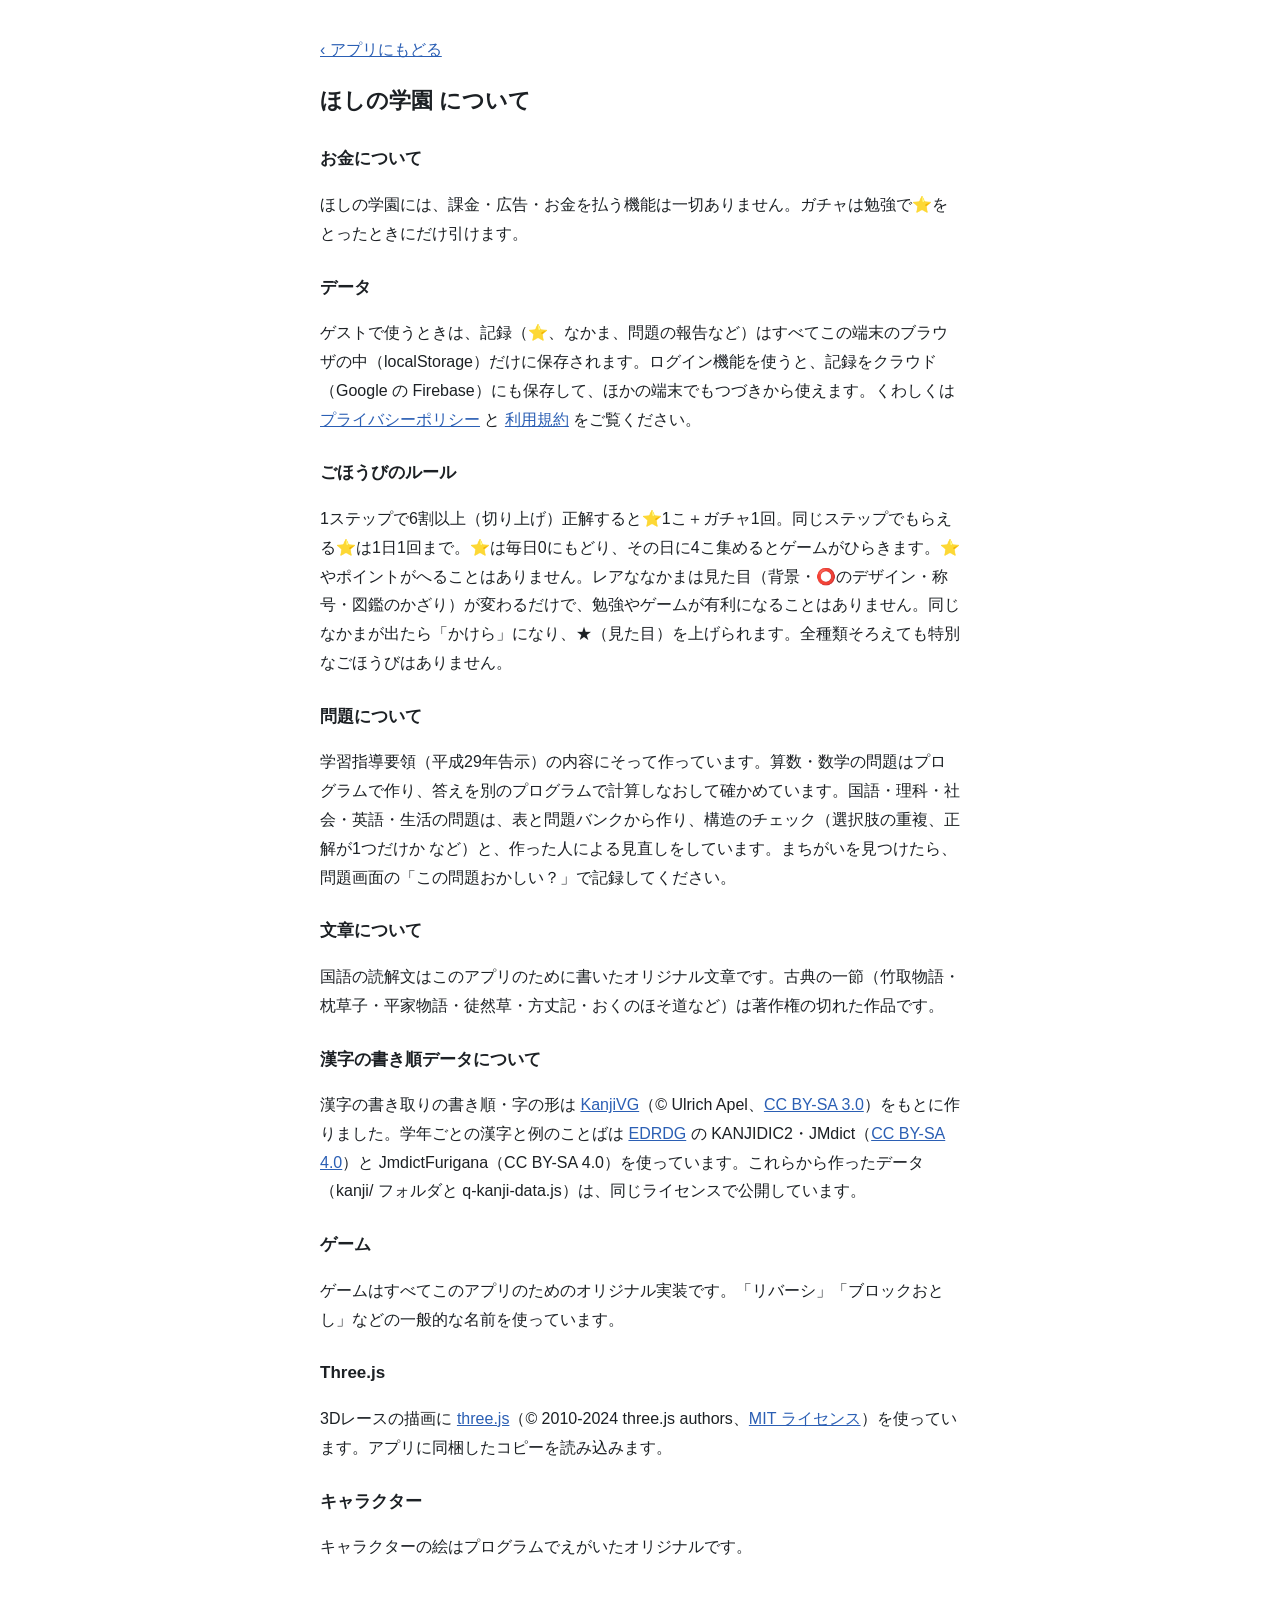
<file: legal.html>
<!doctype html><html lang="ja"><head><meta charset="utf-8"><meta name="viewport" content="width=device-width, initial-scale=1"><title>ほしの学園 について</title><meta property="og:site_name" content="ほしの学園"><meta property="og:title" content="ほしの学園 について｜ほしの学園"><meta property="og:image" content="https://huishilichuan-bot.github.io/hoshi-gakuen/icons/og.png"><meta name="apple-mobile-web-app-title" content="ほしの学園">
<style>body{font-family:-apple-system,"Hiragino Sans","Noto Sans JP",sans-serif;max-width:640px;margin:0 auto;padding:20px;line-height:1.8;color:#1c2024}h1{font-size:22px}h2{font-size:17px;margin-top:24px}a{color:#2b5fb4}</style></head><body>
<p><a href="./">‹ アプリにもどる</a></p>
<h1>ほしの学園 について</h1>
<h2>お金について</h2><p>ほしの学園には、課金・広告・お金を払う機能は一切ありません。ガチャは勉強で⭐をとったときにだけ引けます。</p>
<h2>データ</h2><p>ゲストで使うときは、記録（⭐、なかま、問題の報告など）はすべてこの端末のブラウザの中（localStorage）だけに保存されます。ログイン機能を使うと、記録をクラウド（Google の Firebase）にも保存して、ほかの端末でもつづきから使えます。くわしくは <a href="./privacy.html">プライバシーポリシー</a> と <a href="./terms.html">利用規約</a> をご覧ください。</p>
<h2>ごほうびのルール</h2><p>1ステップで6割以上（切り上げ）正解すると⭐1こ＋ガチャ1回。同じステップでもらえる⭐は1日1回まで。⭐は毎日0にもどり、その日に4こ集めるとゲームがひらきます。⭐やポイントがへることはありません。レアななかまは見た目（背景・⭕のデザイン・称号・図鑑のかざり）が変わるだけで、勉強やゲームが有利になることはありません。同じなかまが出たら「かけら」になり、★（見た目）を上げられます。全種類そろえても特別なごほうびはありません。</p>
<h2>問題について</h2><p>学習指導要領（平成29年告示）の内容にそって作っています。算数・数学の問題はプログラムで作り、答えを別のプログラムで計算しなおして確かめています。国語・理科・社会・英語・生活の問題は、表と問題バンクから作り、構造のチェック（選択肢の重複、正解が1つだけか など）と、作った人による見直しをしています。まちがいを見つけたら、問題画面の「この問題おかしい？」で記録してください。</p>
<h2>文章について</h2><p>国語の読解文はこのアプリのために書いたオリジナル文章です。古典の一節（竹取物語・枕草子・平家物語・徒然草・方丈記・おくのほそ道など）は著作権の切れた作品です。</p>
<h2>漢字の書き順データについて</h2><p>漢字の書き取りの書き順・字の形は <a href="https://kanjivg.tagaini.net/" rel="noopener">KanjiVG</a>（© Ulrich Apel、<a href="https://creativecommons.org/licenses/by-sa/3.0/" rel="noopener">CC BY-SA 3.0</a>）をもとに作りました。学年ごとの漢字と例のことばは <a href="https://www.edrdg.org/" rel="noopener">EDRDG</a> の KANJIDIC2・JMdict（<a href="https://creativecommons.org/licenses/by-sa/4.0/" rel="noopener">CC BY-SA 4.0</a>）と JmdictFurigana（CC BY-SA 4.0）を使っています。これらから作ったデータ（kanji/ フォルダと q-kanji-data.js）は、同じライセンスで公開しています。</p>
<h2>ゲーム</h2><p>ゲームはすべてこのアプリのためのオリジナル実装です。「リバーシ」「ブロックおとし」などの一般的な名前を使っています。</p>
<h2>Three.js</h2><p>3Dレースの描画に <a href="https://threejs.org/" rel="noopener">three.js</a>（© 2010-2024 three.js authors、<a href="./vendor/THREE-LICENSE.txt">MIT ライセンス</a>）を使っています。アプリに同梱したコピーを読み込みます。</p>
<h2>キャラクター</h2><p>キャラクターの絵はプログラムでえがいたオリジナルです。</p>
</body></html>
</file>
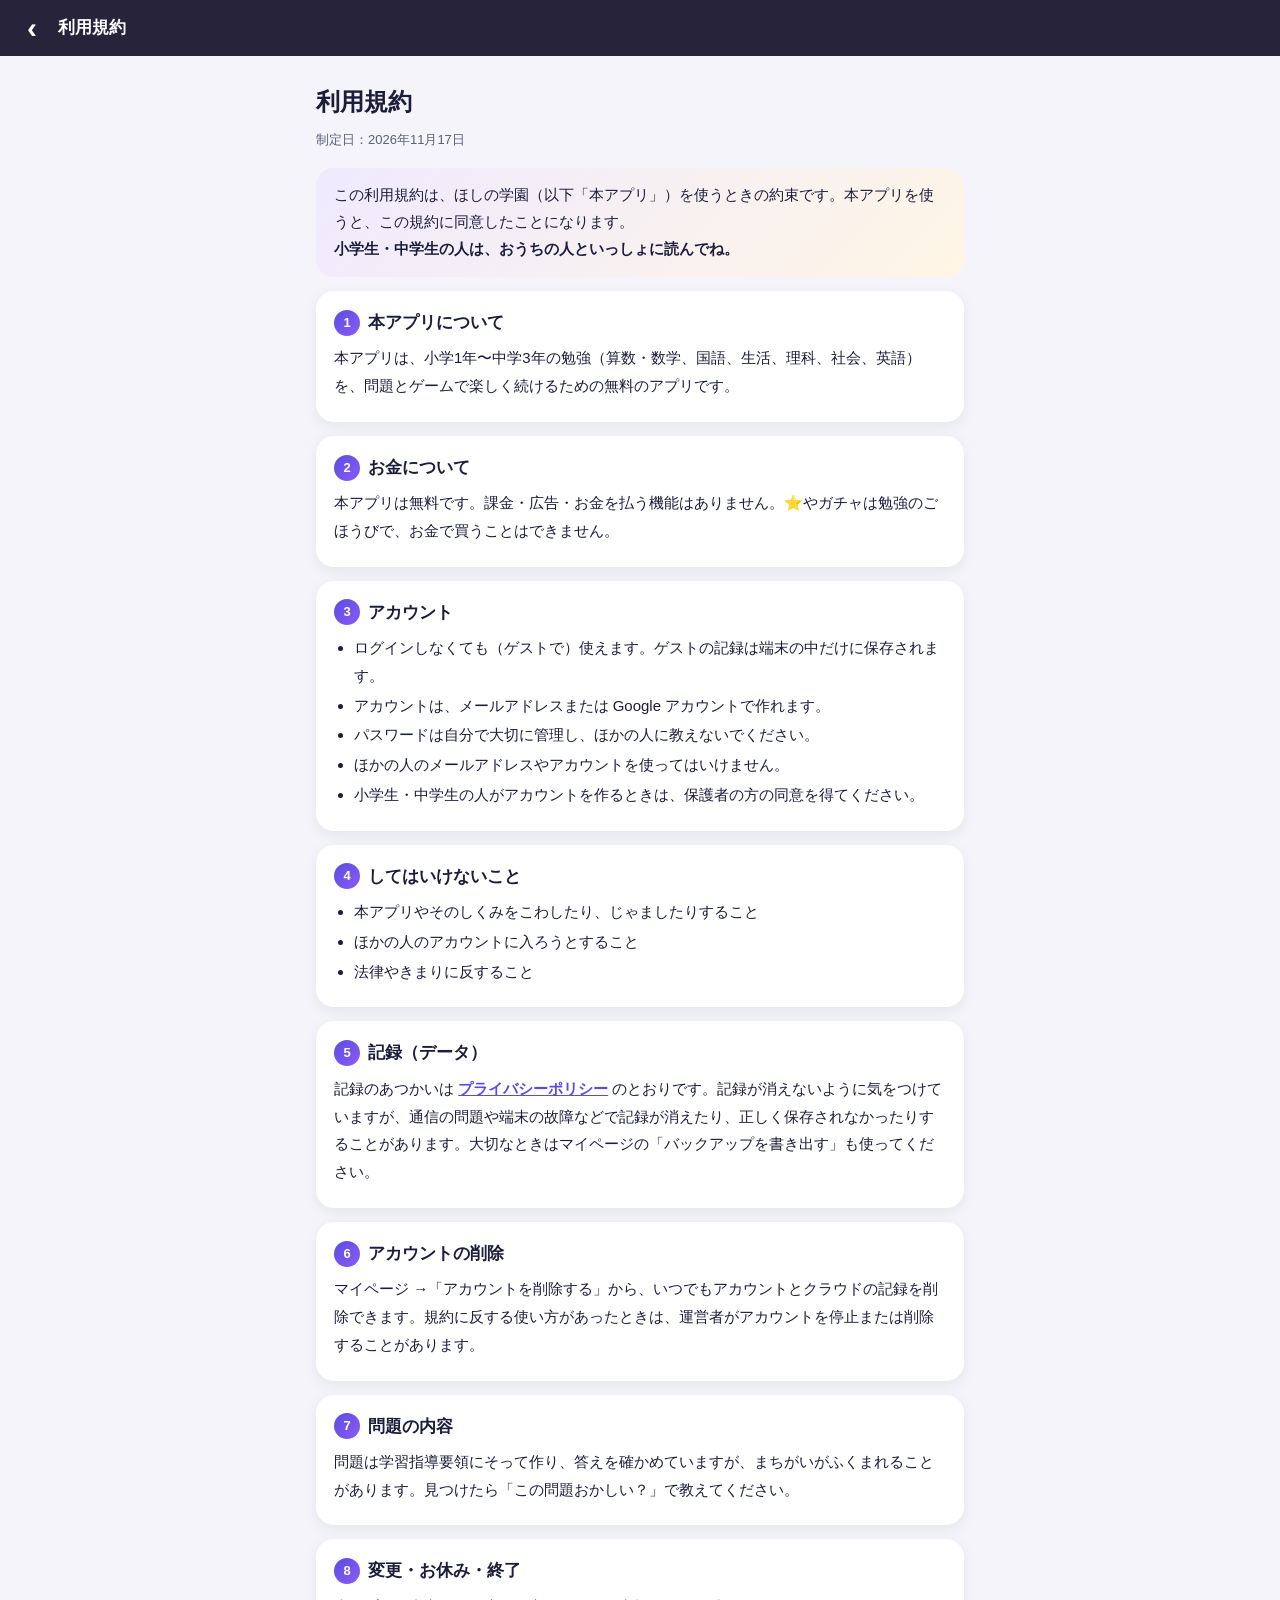
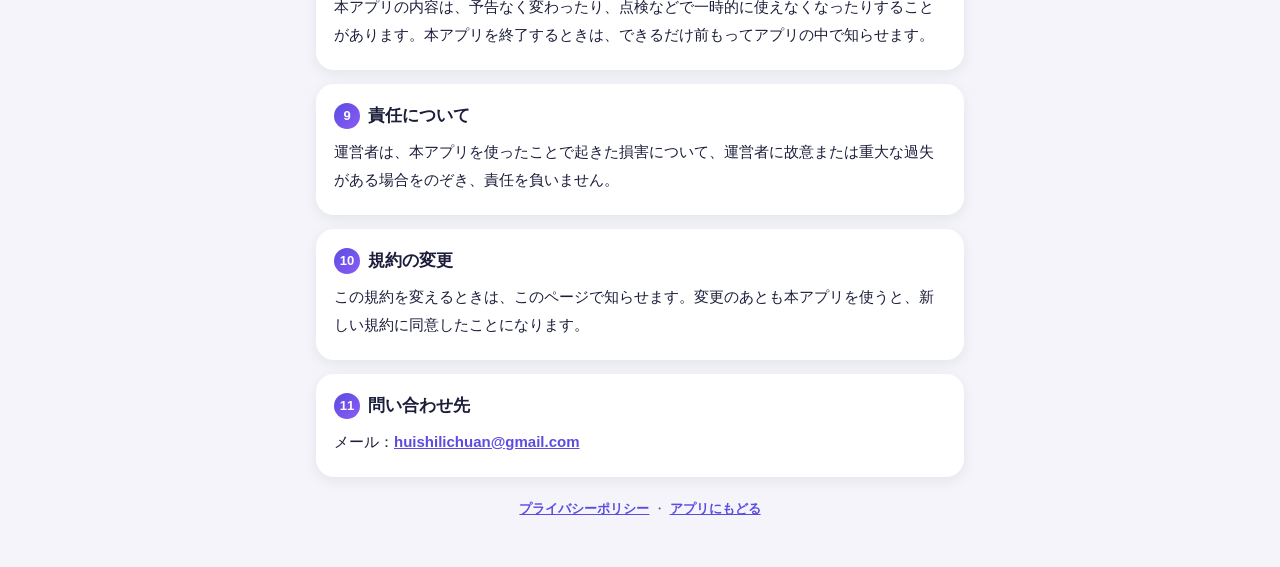
<file: terms.html>
<!doctype html><html lang="ja"><head><meta charset="utf-8"><meta name="viewport" content="width=device-width, initial-scale=1, viewport-fit=cover"><meta name="theme-color" content="#14112b"><meta name="apple-mobile-web-app-capable" content="yes"><meta name="format-detection" content="telephone=no"><link rel="icon" href="./icons/icon-192.png"><title>利用規約 | ほしの学園</title><meta property="og:site_name" content="ほしの学園"><meta property="og:title" content="利用規約｜ほしの学園"><meta property="og:image" content="https://huishilichuan-bot.github.io/hoshi-gakuen/icons/og.png"><meta name="apple-mobile-web-app-title" content="ほしの学園">
<style>
:root{--brand:#5b4ce0;--ink:#1b1d3a;--muted:#5c5f7a}
*{box-sizing:border-box}html{-webkit-text-size-adjust:100%}
body{margin:0;font-family:-apple-system,BlinkMacSystemFont,"Hiragino Sans","Noto Sans JP",sans-serif;background:#f4f4fa;color:var(--ink);line-height:1.85;font-size:15px}
.bar{position:sticky;top:0;z-index:2;display:flex;align-items:center;gap:6px;padding:calc(env(safe-area-inset-top) + 8px) 12px 8px;background:rgba(20,17,43,.92);-webkit-backdrop-filter:blur(12px);backdrop-filter:blur(12px);color:#fff}
.bar a{color:#fff;text-decoration:none;font-size:30px;line-height:1;width:40px;height:40px;display:grid;place-items:center}
.bar b{font-size:17px}
main{max-width:680px;margin:0 auto;padding:18px 16px calc(env(safe-area-inset-bottom) + 40px)}
h1{font-size:24px;margin:6px 0 4px}.date{color:var(--muted);font-size:13px;margin:0 0 16px}
.card{background:#fff;border-radius:18px;box-shadow:0 4px 14px rgba(30,30,60,.07);padding:16px 18px;margin:0 0 14px}
h2{font-size:17px;margin:0 0 6px;display:flex;align-items:center;gap:8px}h2 .n{flex:none;width:26px;height:26px;border-radius:50%;background:linear-gradient(135deg,#5b4ce0,#8b5cf6);color:#fff;font-size:13px;display:grid;place-items:center}
ul{padding-left:1.3em;margin:6px 0}li{margin:2px 0}p{margin:6px 0}
.lead{background:linear-gradient(135deg,#efeaff,#fff6e5);border-radius:18px;padding:14px 18px;margin-bottom:14px;font-size:14.5px}
a{color:var(--brand);font-weight:700}.foot{text-align:center;color:var(--muted);font-size:13px;margin-top:20px}
</style></head><body><div class="bar"><a href="./" aria-label="アプリにもどる">‹</a><b>利用規約</b></div><main>
<h1>利用規約</h1><p class="date">制定日：2026年11月17日</p>
<div class="lead">この利用規約は、ほしの学園（以下「本アプリ」）を使うときの約束です。本アプリを使うと、この規約に同意したことになります。<br><b>小学生・中学生の人は、おうちの人といっしょに読んでね。</b></div>
<section class="card"><h2><span class="n">1</span>本アプリについて</h2><p>本アプリは、小学1年〜中学3年の勉強（算数・数学、国語、生活、理科、社会、英語）を、問題とゲームで楽しく続けるための無料のアプリです。</p></section>
<section class="card"><h2><span class="n">2</span>お金について</h2><p>本アプリは無料です。課金・広告・お金を払う機能はありません。⭐やガチャは勉強のごほうびで、お金で買うことはできません。</p></section>
<section class="card"><h2><span class="n">3</span>アカウント</h2><ul><li>ログインしなくても（ゲストで）使えます。ゲストの記録は端末の中だけに保存されます。</li><li>アカウントは、メールアドレスまたは Google アカウントで作れます。</li><li>パスワードは自分で大切に管理し、ほかの人に教えないでください。</li><li>ほかの人のメールアドレスやアカウントを使ってはいけません。</li><li>小学生・中学生の人がアカウントを作るときは、保護者の方の同意を得てください。</li></ul></section>
<section class="card"><h2><span class="n">4</span>してはいけないこと</h2><ul><li>本アプリやそのしくみをこわしたり、じゃましたりすること</li><li>ほかの人のアカウントに入ろうとすること</li><li>法律やきまりに反すること</li></ul></section>
<section class="card"><h2><span class="n">5</span>記録（データ）</h2><p>記録のあつかいは <a href="./privacy.html">プライバシーポリシー</a> のとおりです。記録が消えないように気をつけていますが、通信の問題や端末の故障などで記録が消えたり、正しく保存されなかったりすることがあります。大切なときはマイページの「バックアップを書き出す」も使ってください。</p></section>
<section class="card"><h2><span class="n">6</span>アカウントの削除</h2><p>マイページ →「アカウントを削除する」から、いつでもアカウントとクラウドの記録を削除できます。規約に反する使い方があったときは、運営者がアカウントを停止または削除することがあります。</p></section>
<section class="card"><h2><span class="n">7</span>問題の内容</h2><p>問題は学習指導要領にそって作り、答えを確かめていますが、まちがいがふくまれることがあります。見つけたら「この問題おかしい？」で教えてください。</p></section>
<section class="card"><h2><span class="n">8</span>変更・お休み・終了</h2><p>本アプリの内容は、予告なく変わったり、点検などで一時的に使えなくなったりすることがあります。本アプリを終了するときは、できるだけ前もってアプリの中で知らせます。</p></section>
<section class="card"><h2><span class="n">9</span>責任について</h2><p>運営者は、本アプリを使ったことで起きた損害について、運営者に故意または重大な過失がある場合をのぞき、責任を負いません。</p></section>
<section class="card"><h2><span class="n">10</span>規約の変更</h2><p>この規約を変えるときは、このページで知らせます。変更のあとも本アプリを使うと、新しい規約に同意したことになります。</p></section>
<section class="card"><h2><span class="n">11</span>問い合わせ先</h2><p>メール：<a href="mailto:huishilichuan@gmail.com">huishilichuan@gmail.com</a></p></section>
<p class="foot"><a href="./privacy.html">プライバシーポリシー</a> ・ <a href="./">アプリにもどる</a></p></main></body></html>
</file>
